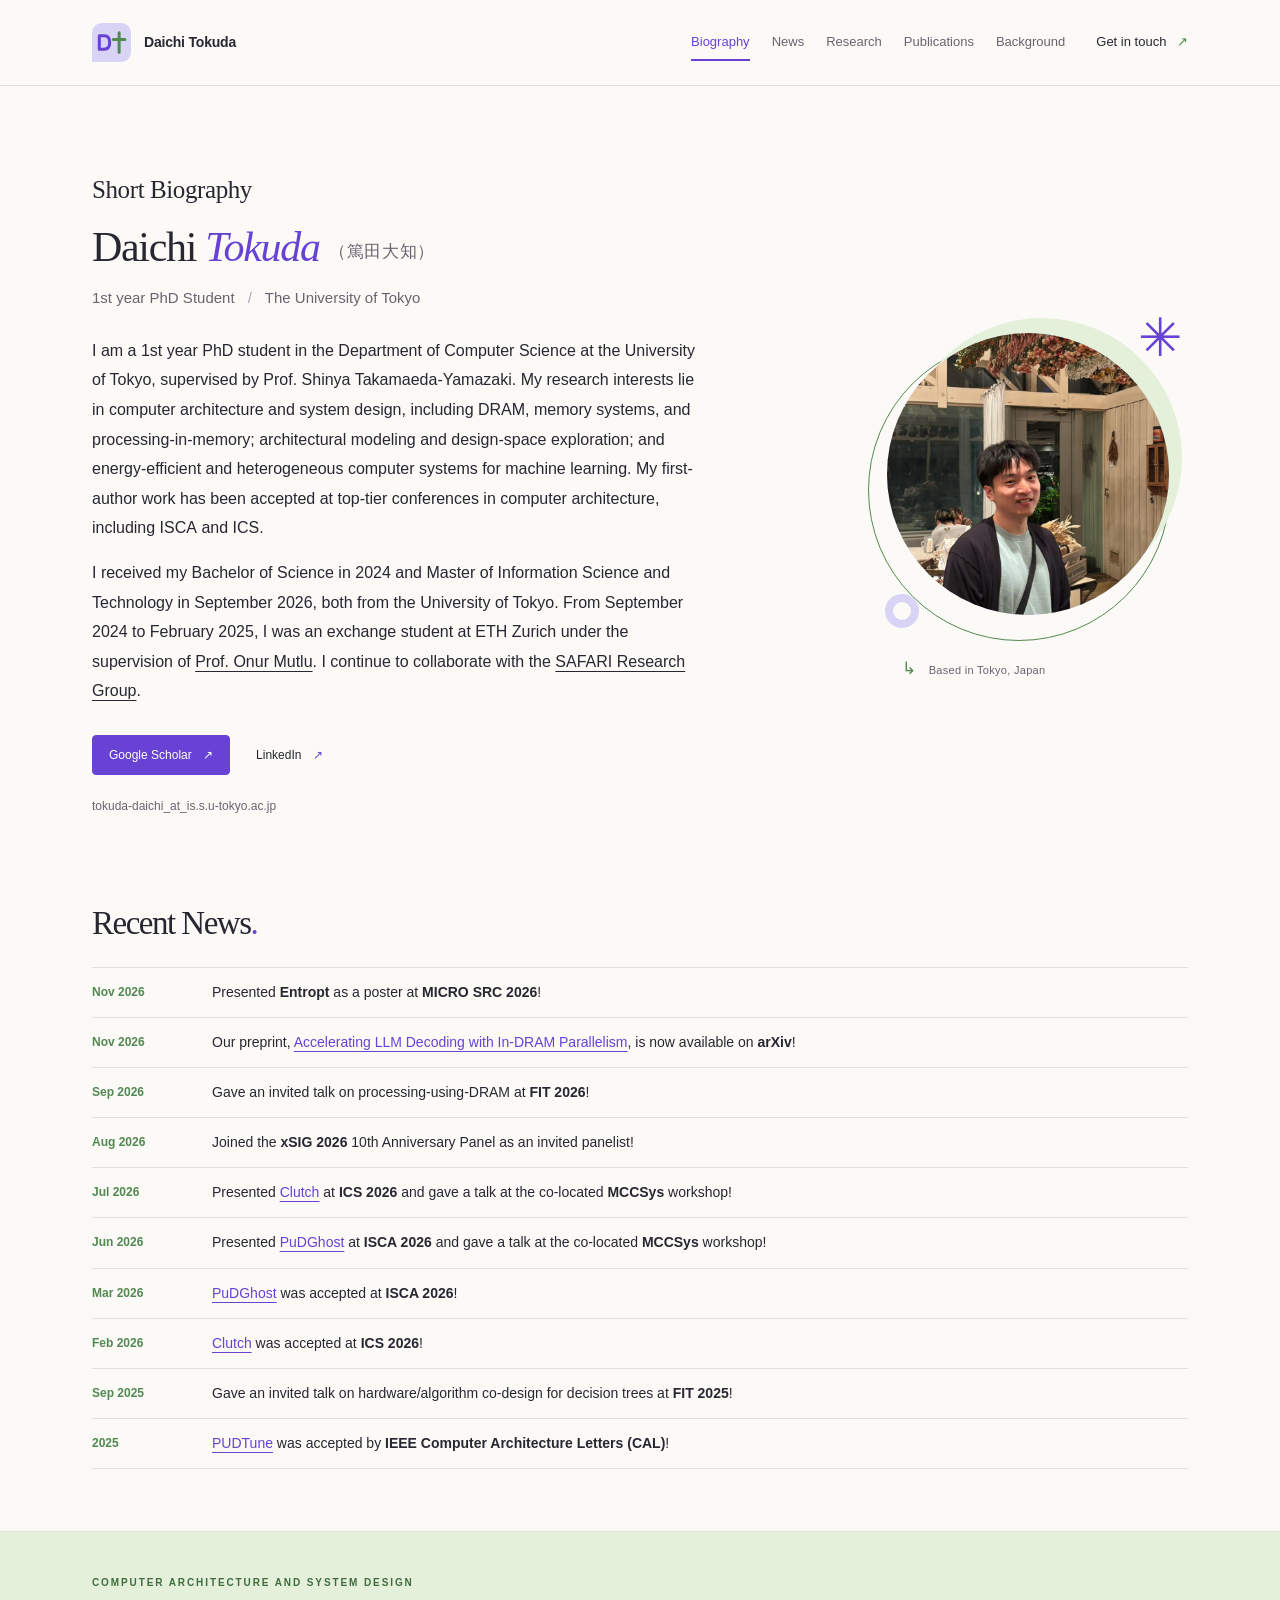
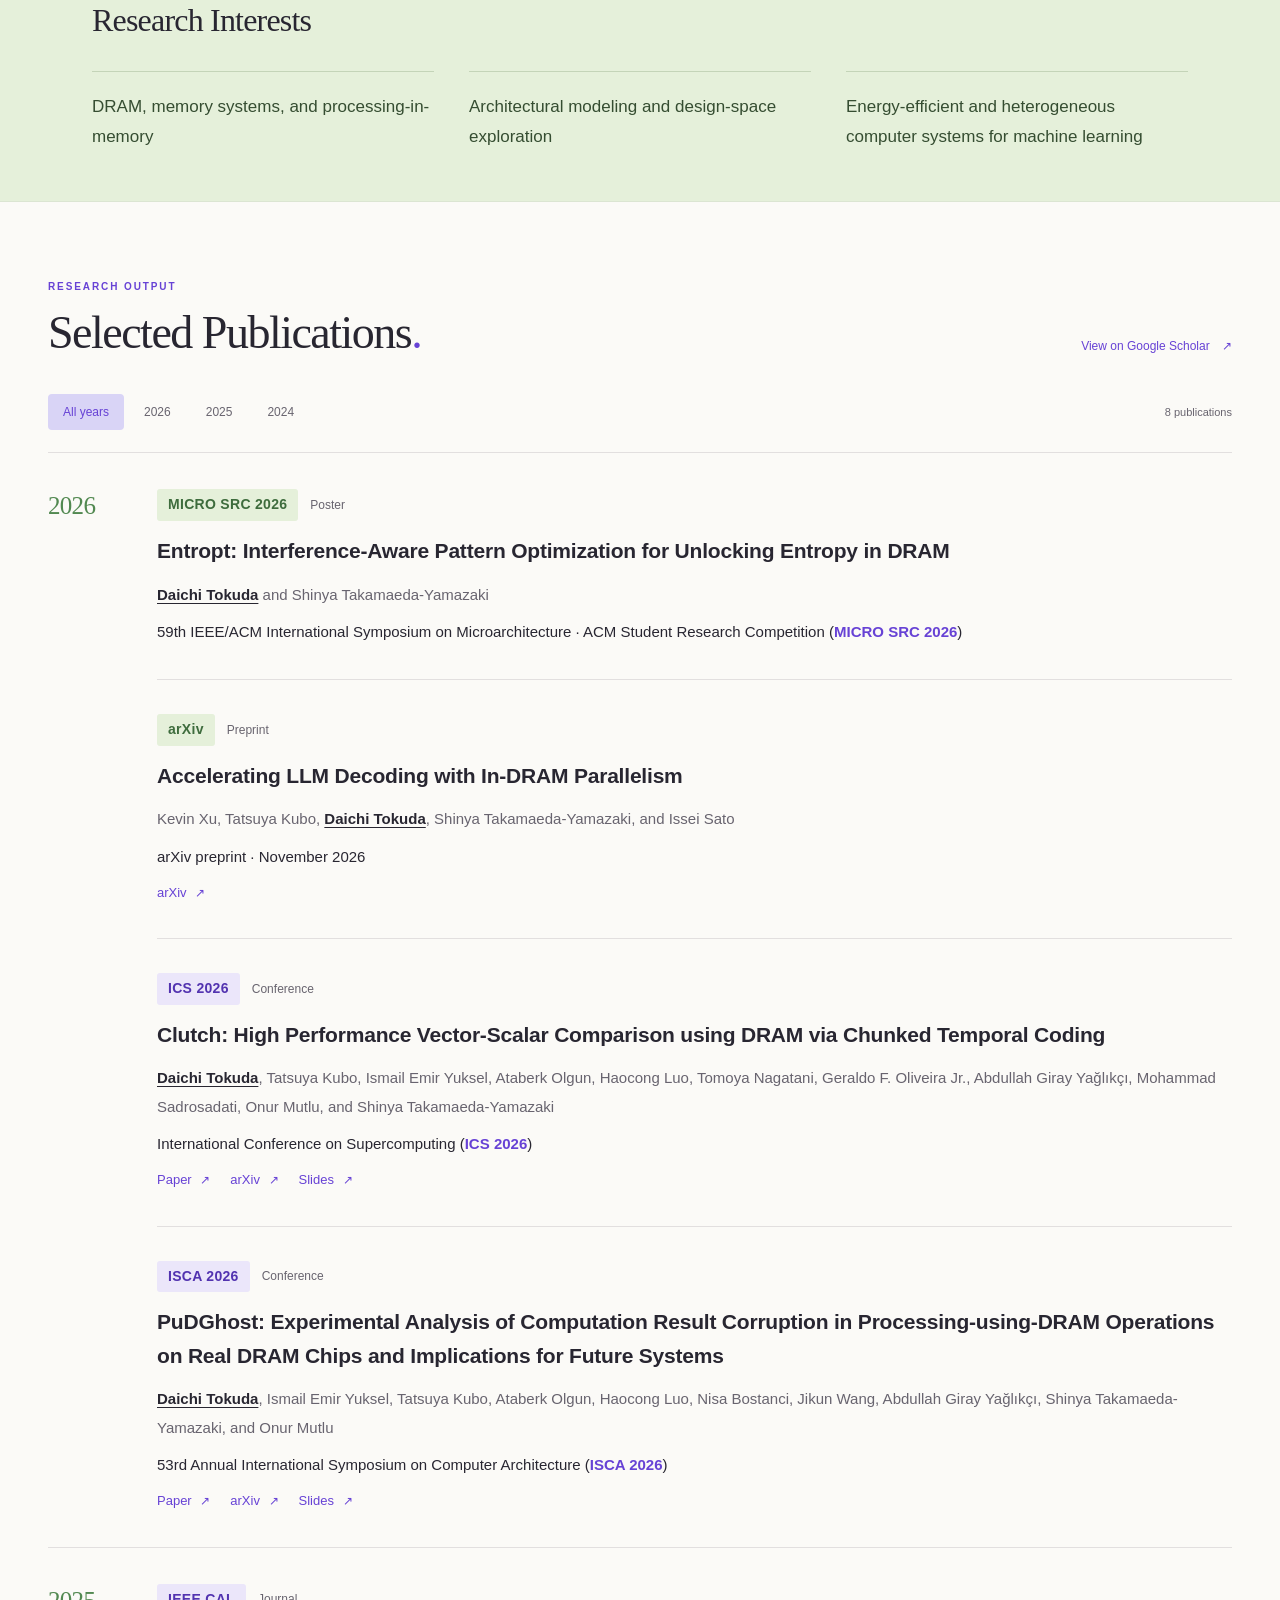
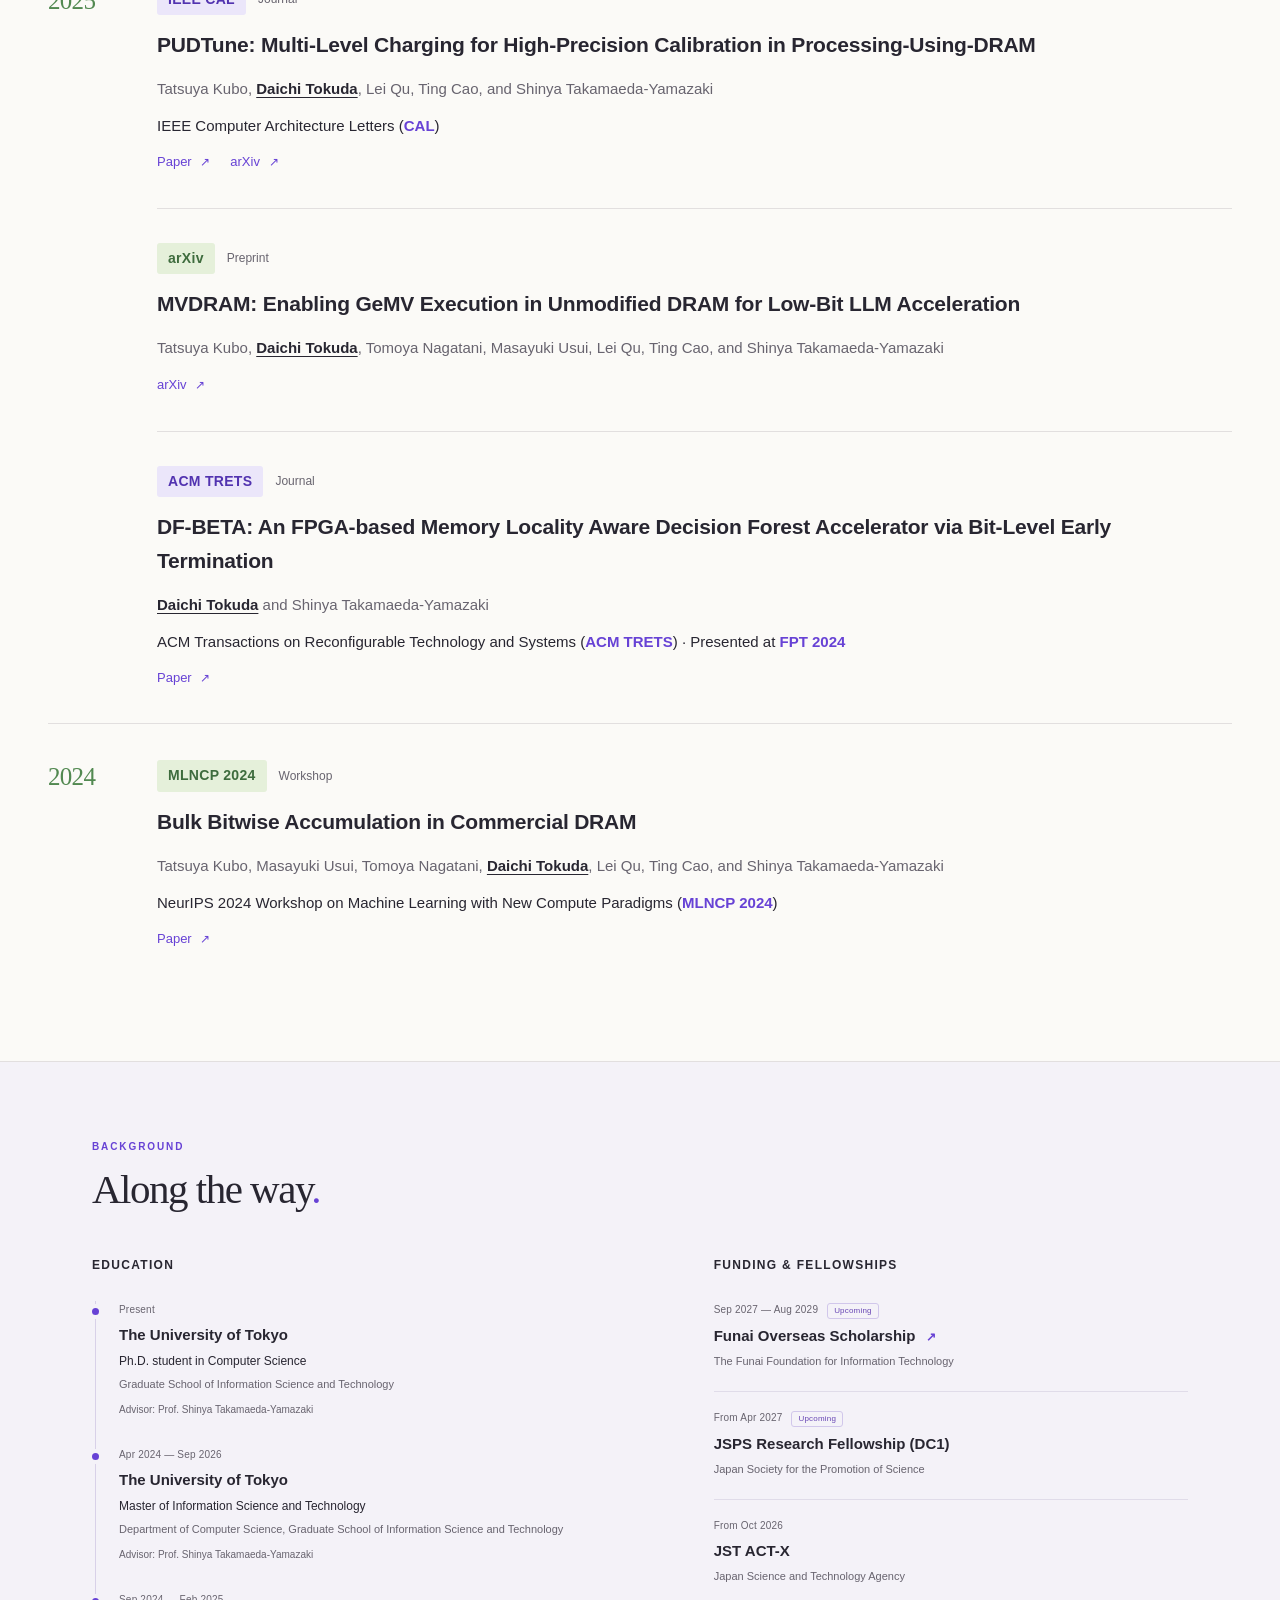
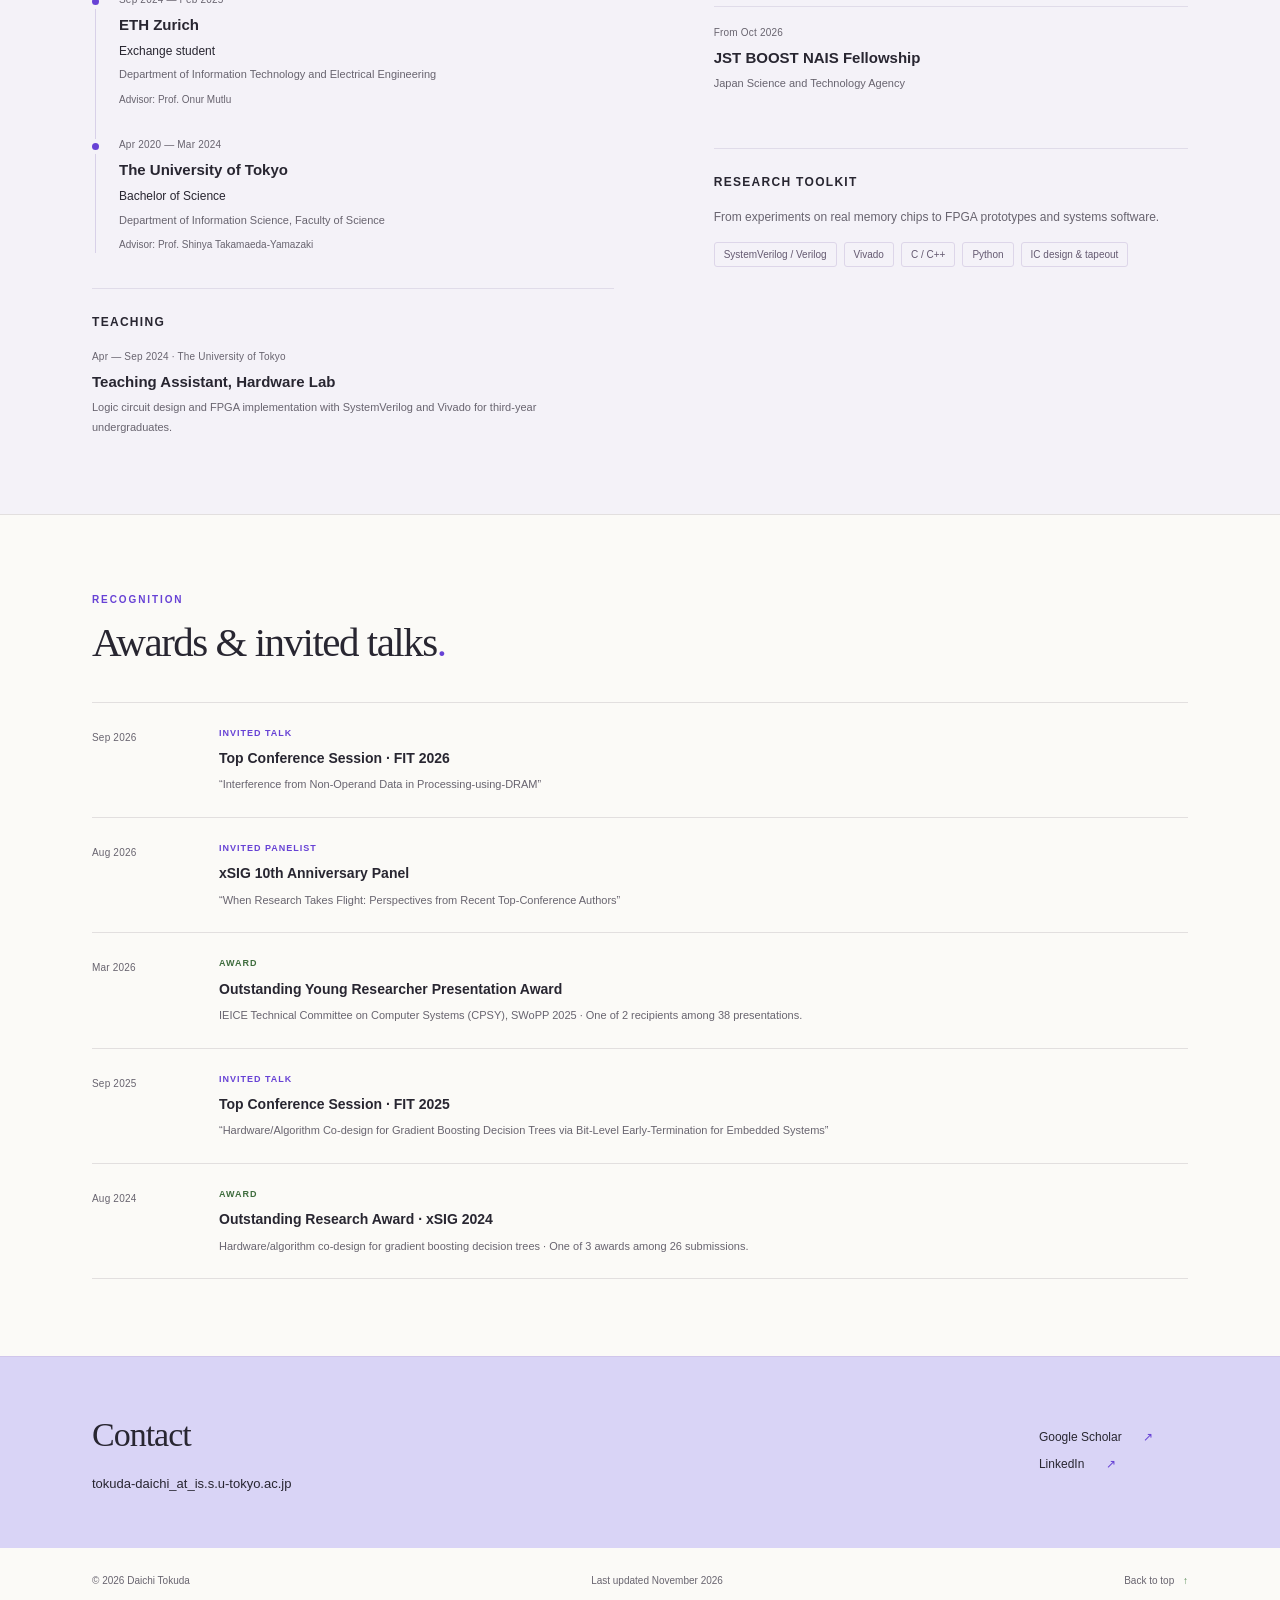
<file: index.html>
<!doctype html>
<html lang="en">
  <head>
    <meta charset="utf-8">
    <meta name="viewport" content="width=device-width, initial-scale=1">
    <meta name="theme-color" content="#6742d5">
    <title>Daichi Tokuda · Computer Architecture &amp; Memory Systems</title>
    <meta name="description" content="Daichi Tokuda, a 1st year PhD student at the University of Tokyo. Research in computer architecture, DRAM, processing-in-memory, and efficient hardware systems.">
    <link rel="canonical" href="https://daichitokuda.github.io/">
    <meta property="og:type" content="website">
    <meta property="og:title" content="Daichi Tokuda · Computer Architecture &amp; Memory Systems">
    <meta property="og:description" content="Research in computer architecture, memory systems, and computing in DRAM at the University of Tokyo.">
    <meta property="og:url" content="https://daichitokuda.github.io/">
    <link rel="icon" href="assets/favicon.svg" type="image/svg+xml">
    <link rel="stylesheet" href="styles.css">
    <script src="script.js" defer></script>
  </head>
  <body id="top">
    <a class="skip-link" href="#main">Skip to content</a>

    <header class="site-header">
      <div class="header-inner container">
        <a class="brand" href="#top" aria-label="Daichi Tokuda, home">
          <img class="brand-mark" src="assets/favicon.svg" alt="" width="39" height="39" aria-hidden="true">
          <span class="brand-name">Daichi Tokuda</span>
        </a>
        <button class="menu-toggle" type="button" aria-controls="site-nav" aria-expanded="false">
          <span>Menu</span><span class="menu-icon" aria-hidden="true"></span>
        </button>
        <nav class="site-nav" id="site-nav" aria-label="Main navigation">
          <a href="#about" aria-current="location">Biography</a>
          <a href="#news">News</a>
          <a href="#research">Research</a>
          <a href="#publications">Publications</a>
          <a href="#background">Background</a>
          <a class="nav-contact" href="#contact">Get in touch <span aria-hidden="true">↗</span></a>
        </nav>
      </div>
    </header>

    <main id="main">
      <section class="hero container" id="about" aria-labelledby="name">
        <div class="hero-copy">
          <p class="eyebrow biography-label">Short Biography</p>
          <h1 id="name">Daichi <em>Tokuda</em> <span class="name-ja" lang="ja">（篤田大知）</span></h1>
          <p class="hero-affiliation">1st year PhD Student <span aria-hidden="true">/</span> The University of Tokyo</p>
          <div class="intro-text">
            <p>I am a <strong>1st year PhD student</strong> in the Department of Computer Science at the University of Tokyo, supervised by Prof. Shinya Takamaeda-Yamazaki. My research interests lie in <strong>computer architecture and system design</strong>, including DRAM, memory systems, and processing-in-memory; architectural modeling and design-space exploration; and energy-efficient and heterogeneous computer systems for machine learning. My first-author work has been accepted at top-tier conferences in computer architecture, including <strong>ISCA</strong> and <strong>ICS</strong>.</p>
            <p>I received my Bachelor of Science in 2024 and Master of Information Science and Technology in September 2026, both from the University of Tokyo. From September 2024 to February 2025, I was an exchange student at ETH Zurich under the supervision of <a href="https://people.inf.ethz.ch/omutlu/">Prof. Onur Mutlu</a>. I continue to collaborate with the <a href="https://safari.ethz.ch/">SAFARI Research Group</a>.</p>
          </div>
          <div class="profile-links" aria-label="Profile links">
            <a class="primary-link" href="https://scholar.google.com/citations?user=_X3yQbkAAAAJ">Google Scholar <span aria-hidden="true">↗</span></a>
            <a href="https://www.linkedin.com/in/daichi-tokuda-3852b6328/">LinkedIn <span aria-hidden="true">↗</span></a>
          </div>
          <p class="email-link">tokuda-daichi_at_is.s.u-tokyo.ac.jp</p>
        </div>
        <figure class="hero-portrait">
          <div class="portrait-composition">
            <span class="portrait-ring" aria-hidden="true"></span>
            <span class="portrait-spark" aria-hidden="true">✳</span>
            <div class="portrait-frame">
              <img src="assets/daichi-tokuda.jpg" alt="Daichi Tokuda" width="1108" height="1477" fetchpriority="high">
            </div>
            <span class="portrait-square" aria-hidden="true"></span>
          </div>
          <figcaption><span aria-hidden="true">↳</span> Based in Tokyo, Japan</figcaption>
        </figure>
      </section>

      <section class="news-section container" id="news" aria-labelledby="news-title">
        <div class="section-heading"><h2 id="news-title">Recent News<span class="heading-dot">.</span></h2></div>
        <ul class="news-list">
          <li><time datetime="2026-11">Nov 2026</time><p>Presented <strong>Entropt</strong> as a poster at <strong>MICRO SRC 2026</strong>!</p></li>
          <li><time datetime="2026-11-02">Nov 2026</time><p>Our preprint, <a href="https://arxiv.org/abs/2611.02401">Accelerating LLM Decoding with In-DRAM Parallelism</a>, is now available on <strong>arXiv</strong>!</p></li>
          <li><time datetime="2026-09">Sep 2026</time><p>Gave an invited talk on processing-using-DRAM at <strong>FIT 2026</strong>!</p></li>
          <li><time datetime="2026-08">Aug 2026</time><p>Joined the <strong>xSIG 2026</strong> 10th Anniversary Panel as an invited panelist!</p></li>
          <li><time datetime="2026-07">Jul 2026</time><p>Presented <a href="https://doi.org/10.1145/3797905.3800550">Clutch</a> at <strong>ICS 2026</strong> and gave a talk at the co-located <strong>MCCSys</strong> workshop!</p></li>
          <li><time datetime="2026-06">Jun 2026</time><p>Presented <a href="https://doi.org/10.1109/ISCA66397.2026.00040">PuDGhost</a> at <strong>ISCA 2026</strong> and gave a talk at the co-located <strong>MCCSys</strong> workshop!</p></li>
          <li><time datetime="2026-03">Mar 2026</time><p><a href="https://doi.org/10.1109/ISCA66397.2026.00040">PuDGhost</a> was accepted at <strong>ISCA 2026</strong>!</p></li>
          <li><time datetime="2026-02">Feb 2026</time><p><a href="https://doi.org/10.1145/3797905.3800550">Clutch</a> was accepted at <strong>ICS 2026</strong>!</p></li>
          <li><time datetime="2025-09">Sep 2025</time><p>Gave an invited talk on hardware/algorithm co-design for decision trees at <strong>FIT 2025</strong>!</p></li>
          <li><time datetime="2025">2025</time><p><a href="https://doi.org/10.1109/LCA.2025.3585312">PUDTune</a> was accepted by <strong>IEEE Computer Architecture Letters (CAL)</strong>!</p></li>
        </ul>
      </section>

      <section class="research-section" id="research" aria-labelledby="research-title">
        <div class="container">
          <div class="section-heading research-heading">
            <div><p class="eyebrow">Computer Architecture and System Design</p><h2 id="research-title">Research Interests</h2></div>
          </div>
          <ul class="research-grid">
            <li class="research-topic">DRAM, memory systems, and processing-in-memory</li>
            <li class="research-topic">Architectural modeling and design-space exploration</li>
            <li class="research-topic">Energy-efficient and heterogeneous computer systems for machine learning</li>
          </ul>
        </div>
      </section>

      <section class="publications-section container section-space" id="publications" aria-labelledby="publications-title">
        <div class="section-heading">
          <div><p class="eyebrow">Research output</p><h2 id="publications-title">Selected Publications<span class="heading-dot">.</span></h2></div>
          <a class="text-link" href="https://scholar.google.com/citations?user=_X3yQbkAAAAJ">View on Google Scholar <span aria-hidden="true">↗</span></a>
        </div>
        <div class="publication-toolbar" hidden>
          <div class="publication-filters" role="group" aria-label="Filter publications by year">
            <button type="button" data-year="all" aria-pressed="true">All years</button>
            <button type="button" data-year="2026" aria-pressed="false">2026</button>
            <button type="button" data-year="2025" aria-pressed="false">2025</button>
            <button type="button" data-year="2024" aria-pressed="false">2024</button>
          </div>
          <p class="publication-count" aria-live="polite" aria-atomic="true">8 publications</p>
        </div>

        <div class="publication-year" data-publication-year="2026">
          <h3 class="year-label">2026</h3>
          <div class="publication-list">
            <article class="publication">
              <div class="publication-meta"><span class="venue-tag venue-tag-green">MICRO SRC 2026</span><span>Poster</span></div>
              <h4>Entropt: Interference-Aware Pattern Optimization for Unlocking Entropy in DRAM</h4>
              <p class="authors"><strong>Daichi Tokuda</strong> and Shinya Takamaeda-Yamazaki</p>
              <p class="venue-name">59th IEEE/ACM International Symposium on Microarchitecture · ACM Student Research Competition (<strong>MICRO SRC 2026</strong>)</p>
            </article>
            <article class="publication">
              <div class="publication-meta"><span class="venue-tag venue-tag-green">arXiv</span><span>Preprint</span></div>
              <h4><a href="https://arxiv.org/abs/2611.02401">Accelerating LLM Decoding with In-DRAM Parallelism</a></h4>
              <p class="authors">Kevin Xu, Tatsuya Kubo, <strong>Daichi Tokuda</strong>, Shinya Takamaeda-Yamazaki, and Issei Sato</p>
              <p class="venue-name">arXiv preprint · November 2026</p>
              <div class="paper-links"><a href="https://arxiv.org/abs/2611.02401">arXiv <span aria-hidden="true">↗</span></a></div>
            </article>
            <article class="publication">
              <div class="publication-meta"><span class="venue-tag">ICS 2026</span><span>Conference</span></div>
              <h4><a href="https://doi.org/10.1145/3797905.3800550">Clutch: High Performance Vector-Scalar Comparison using DRAM via Chunked Temporal Coding</a></h4>
              <p class="authors"><strong>Daichi Tokuda</strong>, Tatsuya Kubo, Ismail Emir Yuksel, Ataberk Olgun, Haocong Luo, Tomoya Nagatani, Geraldo F. Oliveira Jr., Abdullah Giray Yağlıkçı, Mohammad Sadrosadati, Onur Mutlu, and Shinya Takamaeda-Yamazaki</p>
              <p class="venue-name">International Conference on Supercomputing (<strong>ICS 2026</strong>)</p>
              <div class="paper-links"><a href="https://doi.org/10.1145/3797905.3800550">Paper <span aria-hidden="true">↗</span></a><a href="https://arxiv.org/abs/2606.22812">arXiv <span aria-hidden="true">↗</span></a><a href="https://people.inf.ethz.ch/omutlu/pub/Clutch-ics26-talk.pdf">Slides <span aria-hidden="true">↗</span></a></div>
            </article>
            <article class="publication">
              <div class="publication-meta"><span class="venue-tag">ISCA 2026</span><span>Conference</span></div>
              <h4><a href="https://doi.org/10.1109/ISCA66397.2026.00040">PuDGhost: Experimental Analysis of Computation Result Corruption in Processing-using-DRAM Operations on Real DRAM Chips and Implications for Future Systems</a></h4>
              <p class="authors"><strong>Daichi Tokuda</strong>, Ismail Emir Yuksel, Tatsuya Kubo, Ataberk Olgun, Haocong Luo, Nisa Bostanci, Jikun Wang, Abdullah Giray Yağlıkçı, Shinya Takamaeda-Yamazaki, and Onur Mutlu</p>
              <p class="venue-name">53rd Annual International Symposium on Computer Architecture (<strong>ISCA 2026</strong>)</p>
              <div class="paper-links"><a href="https://doi.org/10.1109/ISCA66397.2026.00040">Paper <span aria-hidden="true">↗</span></a><a href="https://arxiv.org/abs/2606.19119">arXiv <span aria-hidden="true">↗</span></a><a href="https://people.inf.ethz.ch/omutlu/pub/PuDGhost-isca26-talk.pdf">Slides <span aria-hidden="true">↗</span></a></div>
            </article>
          </div>
        </div>

        <div class="publication-year" data-publication-year="2025">
          <h3 class="year-label">2025</h3>
          <div class="publication-list">
            <article class="publication">
              <div class="publication-meta"><span class="venue-tag">IEEE CAL</span><span>Journal</span></div>
              <h4><a href="https://doi.org/10.1109/LCA.2025.3585312">PUDTune: Multi-Level Charging for High-Precision Calibration in Processing-Using-DRAM</a></h4>
              <p class="authors">Tatsuya Kubo, <strong>Daichi Tokuda</strong>, Lei Qu, Ting Cao, and Shinya Takamaeda-Yamazaki</p>
              <p class="venue-name">IEEE Computer Architecture Letters (<strong>CAL</strong>)</p>
              <div class="paper-links"><a href="https://doi.org/10.1109/LCA.2025.3585312">Paper <span aria-hidden="true">↗</span></a><a href="https://arxiv.org/abs/2505.05266">arXiv <span aria-hidden="true">↗</span></a></div>
            </article>
            <article class="publication">
              <div class="publication-meta"><span class="venue-tag venue-tag-green">arXiv</span><span>Preprint</span></div>
              <h4><a href="https://arxiv.org/abs/2503.23817">MVDRAM: Enabling GeMV Execution in Unmodified DRAM for Low-Bit LLM Acceleration</a></h4>
              <p class="authors">Tatsuya Kubo, <strong>Daichi Tokuda</strong>, Tomoya Nagatani, Masayuki Usui, Lei Qu, Ting Cao, and Shinya Takamaeda-Yamazaki</p>
              <div class="paper-links"><a href="https://arxiv.org/abs/2503.23817">arXiv <span aria-hidden="true">↗</span></a></div>
            </article>
            <article class="publication">
              <div class="publication-meta"><span class="venue-tag">ACM TRETS</span><span>Journal</span></div>
              <h4><a href="https://doi.org/10.1145/3706114">DF-BETA: An FPGA-based Memory Locality Aware Decision Forest Accelerator via Bit-Level Early Termination</a></h4>
              <p class="authors"><strong>Daichi Tokuda</strong> and Shinya Takamaeda-Yamazaki</p>
              <p class="venue-name">ACM Transactions on Reconfigurable Technology and Systems (<strong>ACM TRETS</strong>) · Presented at <strong>FPT 2024</strong></p>
              <div class="paper-links"><a href="https://doi.org/10.1145/3706114">Paper <span aria-hidden="true">↗</span></a></div>
            </article>
          </div>
        </div>

        <div class="publication-year" data-publication-year="2024">
          <h3 class="year-label">2024</h3>
          <div class="publication-list">
            <article class="publication">
              <div class="publication-meta"><span class="venue-tag venue-tag-green">MLNCP 2024</span><span>Workshop</span></div>
              <h4><a href="https://openreview.net/pdf?id=5b4sUxqIqp">Bulk Bitwise Accumulation in Commercial DRAM</a></h4>
              <p class="authors">Tatsuya Kubo, Masayuki Usui, Tomoya Nagatani, <strong>Daichi Tokuda</strong>, Lei Qu, Ting Cao, and Shinya Takamaeda-Yamazaki</p>
              <p class="venue-name">NeurIPS 2024 Workshop on Machine Learning with New Compute Paradigms (<strong>MLNCP 2024</strong>)</p>
              <div class="paper-links"><a href="https://openreview.net/pdf?id=5b4sUxqIqp">Paper <span aria-hidden="true">↗</span></a></div>
            </article>
          </div>
        </div>
      </section>

      <section class="background-section section-space" id="background" aria-labelledby="background-title">
        <div class="container">
          <div class="section-heading"><div><p class="eyebrow">Background</p><h2 id="background-title">Along the way<span class="heading-dot">.</span></h2></div></div>
          <div class="background-grid">
            <div class="education-column">
              <h3 class="subsection-title">Education</h3>
              <ol class="education-list">
                <li>
                  <p class="entry-date">Present</p>
                  <h4>The University of Tokyo</h4>
                  <p>Ph.D. student in Computer Science</p>
                  <p class="entry-detail">Graduate School of Information Science and Technology</p>
                  <p class="entry-advisor">Advisor: Prof. Shinya Takamaeda-Yamazaki</p>
                </li>
                <li>
                  <p class="entry-date">Apr 2024 — Sep 2026</p>
                  <h4>The University of Tokyo</h4>
                  <p>Master of Information Science and Technology</p>
                  <p class="entry-detail">Department of Computer Science, Graduate School of Information Science and Technology</p>
                  <p class="entry-advisor">Advisor: Prof. Shinya Takamaeda-Yamazaki</p>
                </li>
                <li>
                  <p class="entry-date">Sep 2024 — Feb 2025</p>
                  <h4>ETH Zurich</h4>
                  <p>Exchange student</p>
                  <p class="entry-detail">Department of Information Technology and Electrical Engineering</p>
                  <p class="entry-advisor">Advisor: Prof. Onur Mutlu</p>
                </li>
                <li>
                  <p class="entry-date">Apr 2020 — Mar 2024</p>
                  <h4>The University of Tokyo</h4>
                  <p>Bachelor of Science</p>
                  <p class="entry-detail">Department of Information Science, Faculty of Science</p>
                  <p class="entry-advisor">Advisor: Prof. Shinya Takamaeda-Yamazaki</p>
                </li>
              </ol>
              <div class="teaching-block">
                <h3 class="subsection-title">Teaching</h3>
                <p class="entry-date">Apr — Sep 2024 · The University of Tokyo</p>
                <h4>Teaching Assistant, Hardware Lab</h4>
                <p class="entry-detail">Logic circuit design and FPGA implementation with SystemVerilog and Vivado for third-year undergraduates.</p>
              </div>
            </div>
            <div class="recognition-column">
              <h3 class="subsection-title">Funding &amp; fellowships</h3>
              <ul class="funding-list">
                <li><p class="entry-date">Sep 2027 — Aug 2029 <span class="upcoming-label">Upcoming</span></p><h4><a href="https://funaifoundation.jp/scholarship/en/">Funai Overseas Scholarship <span aria-hidden="true">↗</span></a></h4><p class="entry-detail">The Funai Foundation for Information Technology</p></li>
                <li><p class="entry-date">From Apr 2027 <span class="upcoming-label">Upcoming</span></p><h4>JSPS Research Fellowship (DC1)</h4><p class="entry-detail">Japan Society for the Promotion of Science</p></li>
                <li><p class="entry-date">From Oct 2026</p><h4>JST ACT-X</h4><p class="entry-detail">Japan Science and Technology Agency</p></li>
                <li><p class="entry-date">From Oct 2026</p><h4>JST BOOST NAIS Fellowship</h4><p class="entry-detail">Japan Science and Technology Agency</p></li>
              </ul>
              <div class="toolkit-block">
                <h3 class="subsection-title">Research toolkit</h3>
                <p>From experiments on real memory chips to FPGA prototypes and systems software.</p>
                <ul class="skill-tags" aria-label="Technical skills"><li>SystemVerilog / Verilog</li><li>Vivado</li><li>C / C++</li><li>Python</li><li>IC design &amp; tapeout</li></ul>
              </div>
            </div>
          </div>
        </div>
      </section>

      <section class="awards-section container section-space" id="recognition" aria-labelledby="recognition-title">
          <div class="section-heading"><div><p class="eyebrow">Recognition</p><h2 id="recognition-title">Awards &amp; invited talks<span class="heading-dot">.</span></h2></div></div>
        <ul class="recognition-list">
          <li><p class="entry-date">Sep 2026</p><div><span class="recognition-type">Invited talk</span><h3>Top Conference Session · FIT 2026</h3><p>“Interference from Non-Operand Data in Processing-using-DRAM”</p></div></li>
          <li><p class="entry-date">Aug 2026</p><div><span class="recognition-type">Invited panelist</span><h3>xSIG 10th Anniversary Panel</h3><p>“When Research Takes Flight: Perspectives from Recent Top-Conference Authors”</p></div></li>
          <li><p class="entry-date">Mar 2026</p><div><span class="recognition-type recognition-type-award">Award</span><h3>Outstanding Young Researcher Presentation Award</h3><p>IEICE Technical Committee on Computer Systems (CPSY), SWoPP 2025 · One of 2 recipients among 38 presentations.</p></div></li>
          <li><p class="entry-date">Sep 2025</p><div><span class="recognition-type">Invited talk</span><h3>Top Conference Session · FIT 2025</h3><p>“Hardware/Algorithm Co-design for Gradient Boosting Decision Trees via Bit-Level Early-Termination for Embedded Systems”</p></div></li>
          <li><p class="entry-date">Aug 2024</p><div><span class="recognition-type recognition-type-award">Award</span><h3>Outstanding Research Award · xSIG 2024</h3><p>Hardware/algorithm co-design for gradient boosting decision trees · One of 3 awards among 26 submissions.</p></div></li>
        </ul>
      </section>

      <section class="contact-section" id="contact" aria-labelledby="contact-title">
        <div class="container contact-inner">
          <div><h2 id="contact-title">Contact</h2><p class="contact-email">tokuda-daichi_at_is.s.u-tokyo.ac.jp</p></div>
          <div class="contact-links"><a href="https://scholar.google.com/citations?user=_X3yQbkAAAAJ">Google Scholar <span aria-hidden="true">↗</span></a><a href="https://www.linkedin.com/in/daichi-tokuda-3852b6328/">LinkedIn <span aria-hidden="true">↗</span></a></div>
        </div>
      </section>
    </main>

    <footer class="site-footer container"><p>© <span id="copyright-year">2026</span> Daichi Tokuda</p><p>Last updated November 2026</p><a href="#top">Back to top <span aria-hidden="true">↑</span></a></footer>
  </body>
</html>
</file>
<file: styles.css>
:root {
  color-scheme: light;
  --purple: #6742d5;
  --lavender: #d9d4f6;
  --green: #528951;
  --mint: #e5f0da;
  --ink: #282631;
  --muted: #68646f;
  --paper: #fbfaf7;
  --line: #e2dfdf;
  --serif: "Iowan Old Style", "Palatino Linotype", "Book Antiqua", Georgia, serif;
  --sans: -apple-system, BlinkMacSystemFont, "Segoe UI", sans-serif;
}

* { box-sizing: border-box; }
html { scroll-behavior: smooth; scroll-padding-top: 108px; }
body { margin: 0; color: var(--ink); background: var(--paper); font-family: var(--sans); font-size: 15px; line-height: 1.7; -webkit-font-smoothing: antialiased; }
body::selection { background: var(--lavender); }
::selection { background: var(--lavender); color: var(--ink); }
a { color: inherit; text-decoration-thickness: 1px; text-underline-offset: 4px; }
button { font: inherit; }
a, button { -webkit-tap-highlight-color: transparent; }
a:focus-visible, button:focus-visible { outline: 3px solid var(--purple); outline-offset: 5px; border-radius: 3px; }
a:hover { color: var(--purple); }
button { cursor: pointer; }
p, h1, h2, h3, h4, figure { margin: 0; }
img { display: block; max-width: 100%; }
[hidden] { display: none !important; }
.container { width: min(1096px, calc(100% - 96px)); margin-inline: auto; }
.skip-link { position: fixed; top: 12px; left: 12px; z-index: 100; padding: 10px 18px; background: var(--purple); color: white; transform: translateY(-150%); }
.skip-link:focus { transform: translateY(0); color: white; }
.site-header { position: sticky; top: 0; z-index: 20; border-bottom: 1px solid var(--line); background: rgb(251 250 247 / 96%); backdrop-filter: blur(16px); }
.header-inner { display: flex; align-items: center; justify-content: space-between; gap: 24px; min-height: 85px; }
.brand { display: flex; align-items: center; gap: 13px; text-decoration: none; }
.brand-mark { display: block; flex-shrink: 0; width: 39px; height: 39px; }
.brand-name { font-size: 14px; font-weight: 600; letter-spacing: -.2px; }
.site-nav { display: flex; align-items: center; gap: 22px; }
.site-nav a { position: relative; padding-block: 12px; font-size: 13px; text-decoration: none; color: var(--muted); }
.site-nav a[aria-current] { color: var(--purple); }
.site-nav a[aria-current]::after { content: ""; position: absolute; left: 0; right: 0; bottom: 5px; height: 2px; background: var(--purple); }
.site-nav a:hover { color: var(--purple); }
.site-nav .nav-contact { margin-left: 9px; color: var(--ink); }
.nav-contact span { margin-left: 7px; color: var(--green); }
.menu-toggle { display: none; }

.hero { display: grid; grid-template-columns: minmax(0, 1fr) 320px; align-items: center; gap: 76px; padding-top: 84px; padding-bottom: 86px; }
.eyebrow { color: var(--purple); font-size: 10px; font-weight: 650; text-transform: uppercase; letter-spacing: 1.9px; line-height: 1.6; }
.hero .eyebrow { display: flex; align-items: center; gap: 9px; }
.hero .biography-label { font-family: var(--serif); color: var(--ink); font-size: 25px; font-weight: 400; text-transform: none; letter-spacing: -.4px; }
h1 { margin-top: 12px; font-family: var(--serif); font-size: 42px; font-weight: 400; line-height: 1.2; letter-spacing: -1.3px; }
h1 em { font-weight: 400; color: var(--purple); }
.name-ja { display: inline-block; color: var(--muted); font-family: var(--sans); font-size: 17px; font-weight: 400; line-height: 1.6; letter-spacing: .04em; vertical-align: middle; white-space: nowrap; }
.hero-affiliation { margin-top: 13px; font-size: 15px; font-weight: 500; color: var(--muted); }
.hero-affiliation > span { margin-inline: 9px; color: #aaa4b3; }
.intro-text { max-width: 610px; margin-top: 25px; font-size: 16px; line-height: 1.85; }
.intro-text p + p { margin-top: 15px; }
.intro-text strong { font-weight: 500; }
.profile-links { display: flex; align-items: center; flex-wrap: wrap; gap: 26px; margin-top: 29px; }
.profile-links a { font-size: 12px; text-decoration: none; font-weight: 500; }
.profile-links a span { margin-left: 8px; color: var(--purple); }
.profile-links .primary-link { padding: 9px 16px; background: var(--purple); color: white; border: 1px solid var(--purple); border-radius: 4px; }
.profile-links .primary-link span { color: white; }
.profile-links .primary-link:hover { background: #5433b7; }
.email-link { display: inline-block; margin-top: 21px; font-size: 12px; color: var(--muted); text-decoration: none; overflow-wrap: anywhere; }
.email-link span { margin-left: 6px; }
.hero-portrait { padding-top: 14px; }
.portrait-composition { position: relative; width: 300px; height: 320px; margin-inline: auto; }
.portrait-frame { position: absolute; z-index: 2; top: 15px; left: 9px; width: 282px; height: 282px; overflow: hidden; border-radius: 50%; background: var(--lavender); }
.portrait-frame img { width: 100%; height: 100%; object-fit: cover; object-position: 50% 58%; transform: scale(1.35); transform-origin: 38% 43%; }
.portrait-ring { position: absolute; z-index: 0; width: 302px; height: 302px; left: -10px; top: 21px; border: 1px solid var(--green); border-radius: 50%; }
.portrait-ring::after { content: ""; position: absolute; z-index: -1; width: 280px; height: 280px; top: -22px; left: 33px; background: var(--mint); border-radius: 50%; }
.portrait-spark { position: absolute; z-index: 3; top: -7px; right: -4px; font-size: 53px; line-height: 1; color: var(--purple); }
.portrait-square { position: absolute; z-index: 3; bottom: 10px; left: 7px; width: 34px; height: 34px; border: 8px solid var(--lavender); border-radius: 50%; }
.hero-portrait figcaption { margin-top: 17px; padding-left: 34px; font-size: 11px; letter-spacing: .3px; color: var(--muted); }
.hero-portrait figcaption span { margin-right: 9px; color: var(--green); font-size: 17px; }

.news-section { padding-block: 0 62px; }
.news-section .section-heading { margin-bottom: 23px; }
.news-section h2 { margin-top: 0; font-size: 33px; }
.news-list { margin: 0; padding: 0; list-style: none; border-top: 1px solid var(--line); }
.news-list li { display: grid; grid-template-columns: 100px minmax(0, 1fr); gap: 20px; padding-block: 12px; border-bottom: 1px solid var(--line); }
.news-list time { padding-top: 2px; color: var(--green); font-size: 12px; font-weight: 550; }
.news-list p { font-size: 14px; line-height: 1.8; }
.news-list strong { font-weight: 650; }
.news-list a { color: var(--purple); }

.section-space { padding-block: 77px; }
.section-heading { display: flex; align-items: flex-end; justify-content: space-between; gap: 28px; margin-bottom: 34px; }
h2 { margin-top: 10px; font-family: var(--serif); font-size: 41px; line-height: 1.2; font-weight: 400; letter-spacing: -1.5px; }
.heading-dot { color: var(--purple); }
.section-aside { font-size: 12px; color: var(--muted); line-height: 1.8; }
.text-link { flex-shrink: 0; margin-bottom: 4px; font-size: 12px; color: var(--purple); text-decoration: none; }
.text-link span { margin-left: 9px; }
.research-section { padding-block: 43px 48px; border-block: 1px solid #dbe5d2; background: var(--mint); }
.research-heading { margin-bottom: 31px; }
.research-section .eyebrow { color: #3e6c3d; }
.research-section h2 { font-size: 32px; letter-spacing: -.8px; }
.research-grid { display: grid; grid-template-columns: repeat(3, minmax(0, 1fr)); gap: 35px; margin: 0; padding: 0; list-style: none; }
.research-topic { position: relative; border-top: 1px solid #c4d4b8; padding-top: 20px; color: #354d31; font-size: 17px; font-weight: 500; line-height: 1.8; }

.publications-section.container { width: min(1240px, calc(100% - 96px)); }
.publications-section h2 { font-size: 46px; }
.publication-toolbar { display: flex; align-items: center; justify-content: space-between; gap: 12px; padding-bottom: 22px; border-bottom: 1px solid var(--line); }
.publication-filters { display: flex; flex-wrap: wrap; gap: 5px; }
.publication-filters button { min-height: 36px; padding: 6px 14px; color: var(--muted); border: 1px solid transparent; border-radius: 4px; background: transparent; font-size: 12px; }
.publication-filters button[aria-pressed="true"] { color: var(--purple); background: var(--lavender); }
.publication-filters button:hover { border-color: var(--lavender); color: var(--purple); }
.publication-count { color: var(--muted); font-size: 11px; }
.publication-year { display: grid; grid-template-columns: 80px minmax(0, 1fr); gap: 29px; padding-top: 36px; }
.year-label { align-self: start; position: sticky; top: 112px; font-family: var(--serif); color: var(--green); font-size: 25px; font-weight: 400; line-height: 1.35; letter-spacing: -.7px; }
.publication { padding-bottom: 34px; }
.publication + .publication { padding-top: 34px; border-top: 1px solid var(--line); }
.publication-year + .publication-year { border-top: 1px solid var(--line); }
.publication-meta { display: flex; flex-wrap: wrap; align-items: center; gap: 12px; margin-bottom: 13px; color: var(--muted); font-size: 12px; }
.venue-tag { padding: 4px 11px; border-radius: 3px; color: #5233b0; background: #ebe6fa; font-size: 14px; font-weight: 750; letter-spacing: .3px; }
.venue-tag-green { color: #3e6c3d; background: var(--mint); }
.publication h4 { font-size: 21px; font-weight: 600; line-height: 1.6; letter-spacing: -.2px; }
.publication h4 a { text-decoration: none; }
.publication h4 a:hover { text-decoration: underline; }
.authors { margin-top: 13px; font-size: 15px; color: var(--muted); line-height: 1.9; }
.authors strong { font-weight: 750; color: var(--ink); text-decoration: underline; text-decoration-thickness: 1px; text-underline-offset: 3px; }
.venue-name { margin-top: 9px; color: var(--ink); font-size: 15px; line-height: 1.8; }
.venue-name strong { color: var(--purple); font-weight: 750; }
.paper-links { display: flex; flex-wrap: wrap; gap: 20px; margin-top: 12px; }
.paper-links a { color: var(--purple); font-size: 13px; text-decoration: none; }
.paper-links a:hover { text-decoration: underline; }
.paper-links span { margin-left: 5px; font-size: 12px; }

.background-section { border-block: 1px solid var(--line); background: #f4f2f8; }
.background-grid { display: grid; grid-template-columns: 1.1fr 1fr; gap: 100px; padding-top: 7px; }
.subsection-title { margin-bottom: 25px; font-size: 12px; font-weight: 650; text-transform: uppercase; letter-spacing: 1.3px; }
.education-list, .funding-list, .recognition-list, .skill-tags { list-style: none; padding: 0; margin: 0; }
.education-list { border-left: 1px solid #d8d1e8; margin-left: 3px; }
.education-list li { position: relative; padding: 0 0 28px 23px; }
.education-list li::before { content: ""; position: absolute; left: -4px; top: 7px; width: 7px; height: 7px; border-radius: 50%; background: var(--purple); box-shadow: 0 0 0 4px #f4f2f8; }
.education-list li:last-child { padding-bottom: 0; }
.entry-date { margin-bottom: 5px; color: var(--muted); font-size: 10px; letter-spacing: .2px; }
.background-grid h4 { font-size: 15px; font-weight: 600; line-height: 1.6; }
.education-list li > p:not([class]) { margin-top: 4px; font-size: 12px; }
.entry-detail { margin-top: 4px; color: var(--muted); font-size: 11px; line-height: 1.8; }
.entry-advisor { margin-top: 6px; color: var(--muted); font-size: 10px; }
.funding-list li { padding-bottom: 19px; }
.funding-list li + li { border-top: 1px solid #e0dce9; padding-top: 17px; }
.funding-list h4 a { text-decoration: none; }
.funding-list h4 a span { margin-left: 6px; font-size: 12px; color: var(--purple); }
.upcoming-label { display: inline-block; margin-left: 6px; padding: 0 6px; border: 1px solid #d1c7eb; border-radius: 3px; color: #6846b4; font-size: 8px; line-height: 1.8; }
.teaching-block, .toolkit-block { margin-top: 35px; padding-top: 23px; border-top: 1px solid #e0dce9; }
.teaching-block .subsection-title, .toolkit-block .subsection-title { margin-bottom: 15px; }
.toolkit-block > p { color: var(--muted); font-size: 12px; }
.skill-tags { display: flex; flex-wrap: wrap; gap: 7px; margin-top: 15px; }
.skill-tags li { border: 1px solid #ddd6e9; padding: 3px 9px; border-radius: 3px; color: #645970; font-size: 10px; }

.recognition-list { border-top: 1px solid var(--line); }
.recognition-list > li { display: grid; grid-template-columns: 98px minmax(0, 1fr); gap: 29px; padding-block: 23px; border-bottom: 1px solid var(--line); }
.recognition-list > li > .entry-date { margin-top: 3px; }
.recognition-type { display: block; margin-bottom: 6px; color: var(--purple); font-size: 9px; font-weight: 650; text-transform: uppercase; letter-spacing: 1px; }
.recognition-type-award { color: #3e6c3d; }
.recognition-list h3 { font-size: 14px; font-weight: 550; line-height: 1.6; }
.recognition-list li > div > p { margin-top: 6px; color: var(--muted); font-size: 11px; }

.contact-section { padding-block: 48px 52px; background: var(--lavender); border-top: 1px solid #d0c6eb; }
.contact-inner { display: flex; align-items: center; justify-content: space-between; gap: 40px; }
.contact-section h2 { margin-top: 10px; font-size: 34px; letter-spacing: -1px; }
.contact-section h2 > span { color: var(--purple); }
.contact-email { display: inline-block; margin-top: 17px; font-size: 13px; text-decoration: none; overflow-wrap: anywhere; }
.contact-email > span { margin-left: 10px; color: var(--purple); }
.contact-links { display: flex; flex-direction: column; align-items: flex-start; gap: 7px; padding-right: 35px; }
.contact-links a { font-size: 12px; text-decoration: none; }
.contact-links a > span { margin-left: 18px; color: var(--purple); }
.site-footer { display: flex; align-items: center; justify-content: space-between; gap: 20px; padding-block: 24px; font-size: 10px; color: var(--muted); }
.site-footer a { text-decoration: none; }
.site-footer a > span { margin-left: 6px; color: var(--green); }

@media (min-width: 1500px) {
  .hero { padding-top: 98px; padding-bottom: 100px; }
}

@media (max-width: 1050px) {
  .container { width: calc(100% - 64px); }
  .publications-section.container { width: calc(100% - 64px); }
  .site-nav { gap: 20px; }
  .site-nav .nav-contact { display: none; }
  .hero { grid-template-columns: minmax(0, 1fr) 275px; gap: 35px; padding-block: 65px; }
  h1 { font-size: 40px; letter-spacing: -1.2px; }
  .portrait-composition { transform: scale(.87); transform-origin: center; margin-inline: -12px; }
  .hero-portrait figcaption { margin-top: -5px; padding-left: 17px; }
  .intro-text { font-size: 15px; }
  .background-grid { gap: 55px; }
}

@media (max-width: 760px) {
  html { scroll-padding-top: 92px; }
  .container { width: calc(100% - 44px); }
  .publications-section.container { width: calc(100% - 44px); }
  .header-inner { min-height: 72px; flex-wrap: wrap; gap: 0; }
  .brand-mark { width: 33px; height: 33px; }
  .brand-name { font-size: 13px; }
  .site-nav { width: 100%; flex-wrap: wrap; gap: 4px 24px; padding-bottom: 12px; }
  .site-nav a { padding-block: 7px; font-size: 12px; }
  .js .site-nav { display: none; }
  .js .site-nav.is-open { display: flex; }
  .js .menu-toggle { display: flex; align-items: center; gap: 11px; margin-left: auto; padding: 12px 0 12px 12px; border: 0; background: transparent; color: var(--ink); font-size: 12px; }
  .menu-icon { position: relative; width: 18px; height: 12px; border-block: 1px solid var(--ink); }
  .menu-icon::after { content: ""; position: absolute; top: 4px; left: 0; width: 18px; border-top: 1px solid var(--ink); }
  .menu-toggle[aria-expanded="true"] .menu-icon { border-color: var(--purple); }
  .hero { grid-template-columns: minmax(0, 1fr) 205px; gap: 22px; padding-top: 48px; padding-bottom: 50px; }
  .hero .eyebrow { font-size: 8px; letter-spacing: 1px; }
  .hero .biography-label { font-size: 24px; letter-spacing: -.4px; }
  h1 { margin-top: 12px; font-size: 36px; letter-spacing: -1px; }
  .hero-affiliation { font-size: 13px; line-height: 1.9; }
  .hero-affiliation > span { margin-inline: 5px; }
  .intro-text { margin-top: 20px; font-size: 14px; }
  .hero-portrait { align-self: start; padding-top: 38px; }
  .portrait-composition { transform: scale(.65); transform-origin: top left; margin: 0; width: 205px; height: 205px; }
  .hero-portrait figcaption { padding-left: 0; margin-top: 28px; font-size: 9px; }
  .profile-links { gap: 16px; margin-top: 23px; }
  .profile-links a { font-size: 10px; }
  .profile-links .primary-link { padding: 7px 10px; }
  .profile-links a span { margin-left: 4px; }
  .email-link { margin-top: 16px; font-size: 10px; }
  .section-space { padding-block: 52px; }
  .section-heading { margin-bottom: 26px; align-items: flex-start; }
  h2 { font-size: 34px; }
  .eyebrow { font-size: 9px; letter-spacing: 1.5px; }
  .section-aside { font-size: 10px; padding-top: 5px; }
  .research-section { padding-block: 32px; }
  .research-section h2 { font-size: 29px; }
  .research-grid { gap: 22px; }
  .research-topic { font-size: 15px; }
  .text-link { max-width: 100px; font-size: 10px; padding-top: 23px; }
  .publication-year { grid-template-columns: 56px minmax(0, 1fr); gap: 18px; }
  .year-label { font-size: 22px; top: 95px; }
  .publications-section h2 { font-size: 37px; }
  .publication h4 { font-size: 19px; }
  .authors, .venue-name { font-size: 14px; }
  .venue-tag { font-size: 13px; }
  .background-grid { gap: 35px; }
  .background-grid h4 { font-size: 13px; }
  .subsection-title { font-size: 10px; }
  .education-list li { padding-left: 18px; }
  .recognition-list > li { grid-template-columns: 70px minmax(0, 1fr); gap: 17px; }
  .contact-section h2 { font-size: 29px; }
  .contact-email { font-size: 11px; }
  .contact-links { padding-right: 0; }
}

@media (max-width: 540px) {
  .hero { grid-template-columns: minmax(0, 1fr); gap: 29px; padding-top: 34px; padding-bottom: 40px; }
  .hero-copy { display: contents; }
  .hero .biography-label { order: 0; font-size: 24px; letter-spacing: -.4px; }
  h1 { order: 1; margin-top: -18px; font-size: 34px; line-height: 1.2; letter-spacing: -1px; }
  .hero-affiliation { order: 2; margin-top: -17px; font-size: 13px; }
  .hero-portrait { order: 3; padding-top: 0; justify-self: center; }
  .portrait-composition { width: 240px; height: 244px; transform: none; }
  .portrait-frame { width: 218px; height: 218px; left: 10px; top: 8px; }
  .portrait-ring { width: 234px; height: 234px; left: -3px; top: 10px; }
  .portrait-ring::after { width: 220px; height: 220px; left: 23px; top: -14px; }
  .portrait-spark { right: -1px; top: -6px; font-size: 42px; }
  .portrait-square { width: 28px; height: 28px; bottom: 6px; left: 1px; border-width: 7px; }
  .hero-portrait figcaption { margin-top: 5px; padding-left: 21px; font-size: 9px; }
  .intro-text { order: 4; margin-top: 0; font-size: 15px; }
  .profile-links { order: 5; margin-top: -7px; gap: 24px; }
  .profile-links a { font-size: 11px; }
  .profile-links .primary-link { padding: 9px 13px; }
  .email-link { order: 6; margin-top: -16px; font-size: 11px; }
  .section-heading { gap: 14px; }
  .section-aside { display: none; }
  h2 { font-size: 32px; }
  .news-section { padding-bottom: 40px; }
  .news-section h2 { font-size: 30px; }
  .news-list li { grid-template-columns: 72px minmax(0, 1fr); gap: 12px; }
  .news-list time { font-size: 11px; }
  .news-list p { font-size: 13px; }
  .research-grid { grid-template-columns: 1fr; gap: 20px; }
  .research-topic { padding-top: 17px; font-size: 16px; }
  .text-link { padding-top: 20px; max-width: 90px; font-size: 9px; }
  .text-link span { margin-left: 0; }
  .publication-toolbar { align-items: center; }
  .publication-filters { gap: 2px; }
  .publication-filters button { padding-inline: 10px; font-size: 11px; }
  .publication-count { font-size: 9px; }
  .publication-year { grid-template-columns: minmax(0, 1fr); gap: 18px; padding-top: 24px; }
  .year-label { position: static; font-size: 24px; }
  .publications-section .section-heading { flex-direction: column; gap: 12px; }
  .publications-section h2 { font-size: 33px; }
  .publications-section .text-link { max-width: none; padding-top: 0; font-size: 12px; }
  .publication h4 { font-size: 18px; }
  .authors, .venue-name { font-size: 14px; }
  .publication { padding-bottom: 28px; }
  .publication + .publication { padding-top: 28px; }
  .background-grid { grid-template-columns: minmax(0, 1fr); gap: 37px; }
  .background-grid h4 { font-size: 14px; }
  .subsection-title { font-size: 11px; }
  .entry-date { font-size: 10px; }
  .entry-detail { font-size: 12px; }
  .entry-advisor { font-size: 11px; }
  .education-list li { padding-bottom: 25px; padding-left: 22px; }
  .teaching-block, .toolkit-block { margin-top: 25px; }
  .recognition-list > li { grid-template-columns: minmax(0, 1fr); gap: 7px; padding-block: 20px; }
  .recognition-list h3 { font-size: 14px; }
  .recognition-list li > div > p { font-size: 12px; }
  .contact-section { padding-block: 35px; }
  .contact-inner { flex-direction: column; align-items: flex-start; gap: 23px; }
  .contact-section h2 { font-size: 29px; }
  .contact-links { flex-direction: row; flex-wrap: wrap; gap: 22px; }
  .contact-links a { font-size: 11px; }
  .contact-links a > span { margin-left: 5px; }
  .site-footer { flex-wrap: wrap; gap: 5px 16px; padding-block: 20px; font-size: 9px; }
  .site-footer p:nth-child(2) { margin-left: auto; }
  .site-footer > a { flex-basis: 100%; margin-top: 5px; }
}

@media (prefers-reduced-motion: reduce) {
  html { scroll-behavior: auto; }
}

@media print {
  .site-header, .skip-link, .publication-toolbar, .contact-section, .site-footer > a { display: none !important; }
  .container, .publications-section.container { width: 100%; }
  body { background: white; font-size: 10pt; }
  .hero { padding-block: 20px; grid-template-columns: minmax(0, 1fr) 220px; gap: 20px; }
  .hero-copy { display: block; }
  .hero-portrait { padding-top: 0; }
  .portrait-composition { transform: scale(.65); transform-origin: top left; height: 205px; }
  .hero-portrait figcaption { margin-top: 5px; }
  h1 { font-size: 34px; }
  .section-space { padding-block: 25px; }
  .research-section { padding-block: 20px; }
  .publication-year[hidden] { display: grid !important; }
  .year-label { position: static; }
  .publication, .education-list li, .funding-list li, .recognition-list > li { break-inside: avoid; }
  .background-grid { grid-template-columns: 1fr 1fr; gap: 35px; }
  .research-grid { grid-template-columns: repeat(3, 1fr); }
  a { color: inherit !important; }
}
</file>
